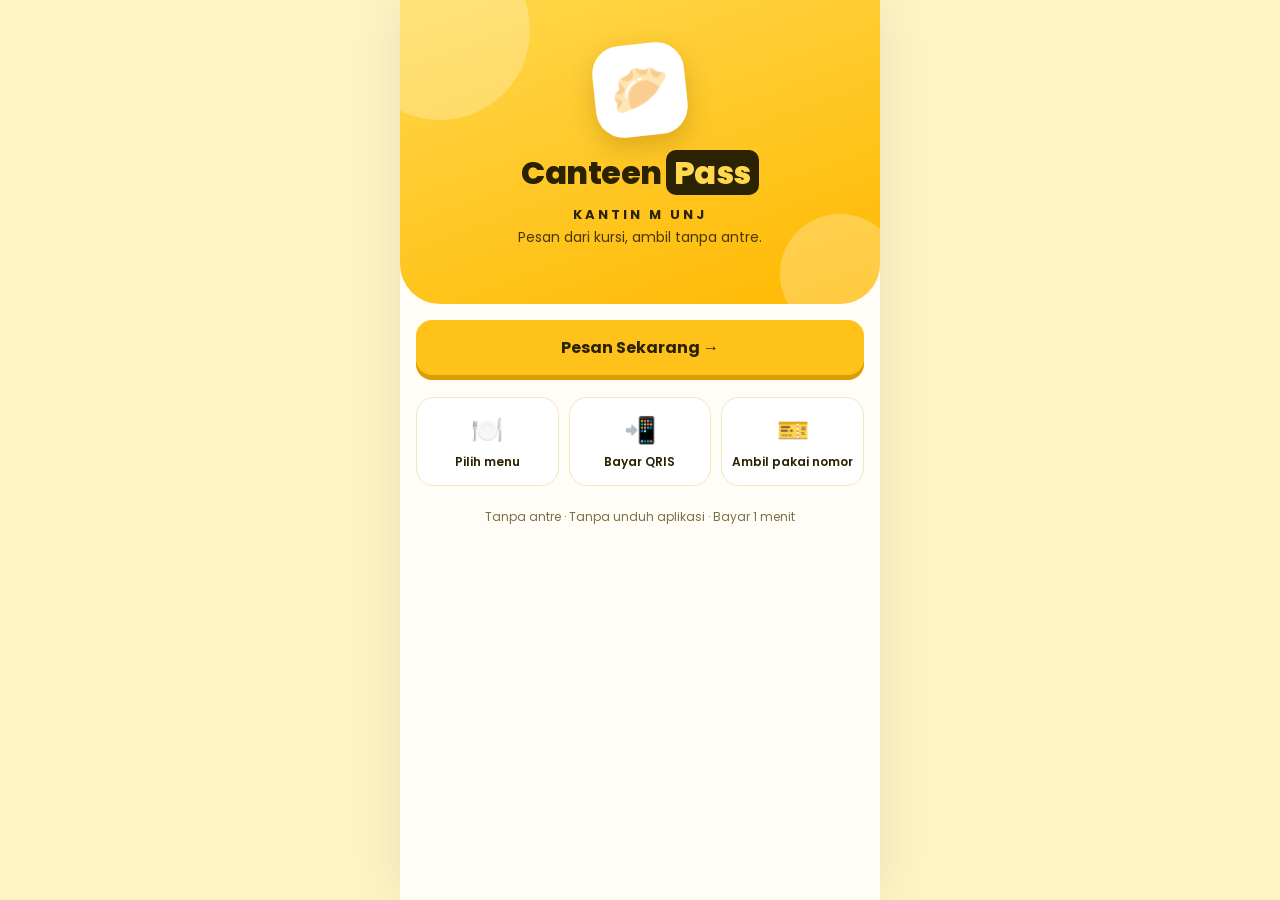
<file: index.html>
<!DOCTYPE html>
<html lang="id"><head><meta charset="utf-8">
<meta name="viewport" content="width=device-width, initial-scale=1, viewport-fit=cover">
<title>CanteenPass — Kantin M UNJ</title>
<link href="https://fonts.googleapis.com/css2?family=Poppins:wght@400;500;600;700;800&display=swap" rel="stylesheet">
<link rel="stylesheet" href="css/common.css"><link rel="stylesheet" href="css/buyer.css">
</head><body>
<div class="app" id="app"></div><div id="toast"></div>
<script src="js/data.js"></script><script src="js/store.js"></script><script src="js/buyer.js"></script>
</body></html>
</file>
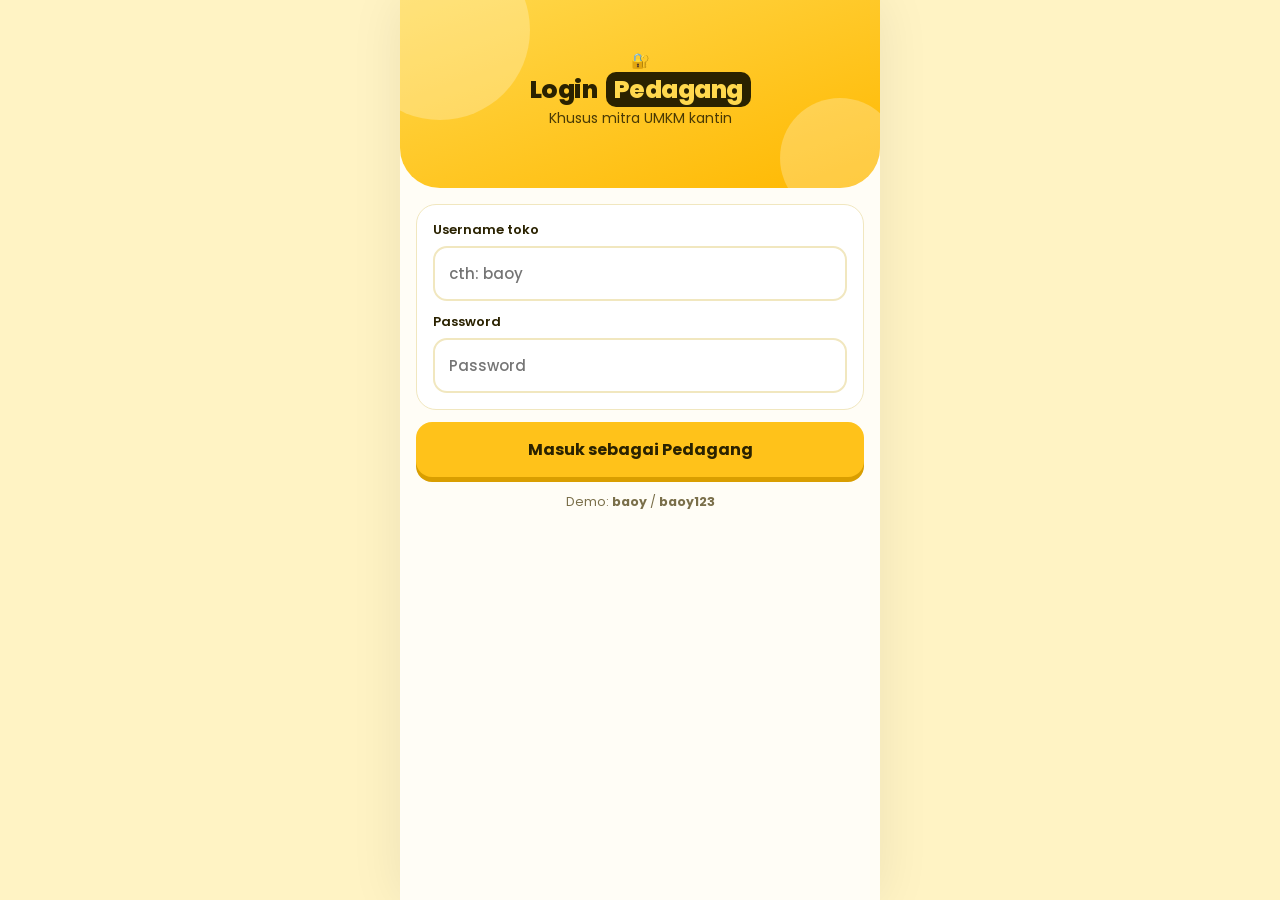
<file: seller.html>
<!DOCTYPE html>
<html lang="id"><head><meta charset="utf-8">
<meta name="viewport" content="width=device-width, initial-scale=1, viewport-fit=cover">
<title>Dashboard Pedagang — CanteenPass</title>
<link href="https://fonts.googleapis.com/css2?family=Poppins:wght@400;500;600;700;800&display=swap" rel="stylesheet">
<link rel="stylesheet" href="css/common.css"><link rel="stylesheet" href="css/seller.css">
</head><body>
<div class="app" id="app"></div><div id="toast"></div>
<script src="js/data.js"></script><script src="js/store.js"></script><script src="js/seller.js"></script>
</body></html>
</file>
<file: css/common.css>
:root{color-scheme:light;--y:#FFC21A;--y2:#FFF3C4;--y3:#FFE08A;--bg:#FFFDF6;--card:#fff;--ink:#2A2200;--mute:#7A6F4A;--line:#F1E7BF;--ok:#1F9D55;--bad:#D64545;--page:#FFF3C4;box-sizing:border-box;padding-top:env(safe-area-inset-top,0px);padding-bottom:env(safe-area-inset-bottom,0px)}
*{box-sizing:border-box;-webkit-tap-highlight-color:transparent}
html,body{margin:0;min-height:100%}
body{background:var(--page);color:var(--ink);font:15px/1.45 'Poppins',system-ui,-apple-system,'Segoe UI',sans-serif}
.app{max-width:480px;margin:0 auto;min-height:100vh;background:var(--bg);position:relative;padding-bottom:120px;box-shadow:0 0 50px rgba(0,0,0,.08);animation:fade .3s}
@keyframes fade{from{opacity:0;transform:translateY(8px)}to{opacity:1;transform:none}}
@keyframes pop{0%{transform:scale(.6);opacity:0}70%{transform:scale(1.08)}100%{transform:scale(1);opacity:1}}
@keyframes pulse{0%,100%{box-shadow:0 0 0 0 rgba(255,194,26,.7)}50%{box-shadow:0 0 0 10px rgba(255,194,26,0)}}
.pad{padding:16px}
.hero{background:linear-gradient(160deg,#FFD84D,#FFB800);padding:44px 24px 56px;border-radius:0 0 40px 40px;text-align:center;color:#2A2200;position:relative;overflow:hidden}
.hero:before,.hero:after{content:"";position:absolute;border-radius:50%;background:rgba(255,255,255,.25)}
.hero:before{width:180px;height:180px;top:-60px;left:-50px}.hero:after{width:120px;height:120px;bottom:-30px;right:-20px}
.hero h1{margin:0;font-size:32px;font-weight:800;letter-spacing:-.5px;position:relative;z-index:1}.hero h1 span{background:#2A2200;color:#FFD84D;padding:0 8px;border-radius:10px;margin-left:4px}
.hero .k{margin:10px 0 2px;font-weight:700;letter-spacing:3px;font-size:13px;position:relative;z-index:1}.hero .tg{margin:0;opacity:.85;font-size:14px;position:relative;z-index:1}
.btn{display:block;width:100%;border:0;border-radius:16px;padding:15px;background:var(--y);color:#2A2200;font:700 16px 'Poppins',sans-serif;box-shadow:0 5px 0 #D99E00;cursor:pointer;transition:.1s}
.btn:active{transform:translateY(4px);box-shadow:0 1px 0 #D99E00}
.btn.ghost{background:transparent;border:2px dashed var(--y);color:var(--ink);box-shadow:none}
.btn.ok{background:var(--ok);color:#fff;box-shadow:0 5px 0 #157340}
.btn[disabled]{background:var(--line);color:var(--mute);box-shadow:none;cursor:not-allowed}
.top{display:flex;align-items:center;justify-content:space-between;padding:14px 16px;position:sticky;top:0;background:var(--bg);z-index:10}
.top b{font-size:17px}.ic{width:40px;height:40px;border-radius:14px;border:1px solid var(--line);background:var(--card);color:var(--ink);font-size:22px;cursor:pointer}.ic.g{visibility:hidden}
.card{background:var(--card);border:1px solid var(--line);border-radius:20px;padding:16px;margin-bottom:12px}
.badge{display:inline-block;padding:2px 9px;border-radius:99px;font-size:11px;font-weight:700;margin-top:6px}
.b-open{background:#DDF5E6;color:#137A42}.b-pause{background:#FFE9B0;color:#8A5A00}.b-close{background:#FBDADA;color:#A12A2A}.b-soon{background:var(--line);color:var(--mute)}
.tabs{display:flex;gap:8px;padding:0 16px 8px;position:sticky;top:60px;background:var(--bg);z-index:9}
.tab{flex:1;padding:10px;border-radius:14px;border:1px solid var(--line);background:var(--card);color:var(--ink);font:600 14px 'Poppins',sans-serif;cursor:pointer}
.tab.on{background:var(--y);border-color:var(--y);color:#2A2200}
.bar{position:fixed;left:50%;transform:translateX(-50%);bottom:0;width:min(480px,100%);padding:12px 16px calc(12px + env(safe-area-inset-bottom,0px));background:var(--bg);border-top:1px solid var(--line);z-index:15}
.bar .btn{display:flex;justify-content:space-between;align-items:center}
.warn{margin:0 16px 12px;padding:12px 14px;border-radius:16px;background:#FFE9B0;color:#6B4700;font-weight:600;font-size:13px}
.warn.red{background:#FBDADA;color:#8E2020}
label{display:block;font-weight:600;font-size:13px;margin:12px 0 6px}
input{width:100%;padding:14px;border-radius:14px;border:2px solid var(--line);background:var(--card);color:var(--ink);font:500 15px 'Poppins',sans-serif;outline:0}input:focus{border-color:var(--y)}
.sum{display:flex;justify-content:space-between;padding:6px 0;font-size:14px}.sum.t{border-top:2px dashed var(--line);margin-top:6px;padding-top:12px;font-weight:800;font-size:17px}
.seg{display:grid;grid-template-columns:repeat(3,1fr);gap:6px;background:var(--y2);padding:5px;border-radius:16px;margin-top:10px}.seg button{border:0;border-radius:12px;padding:11px 4px;background:transparent;color:var(--ink);font:700 13px 'Poppins',sans-serif;cursor:pointer}
.seg button.on{background:var(--y);color:#2A2200;box-shadow:0 3px 0 #D99E00}.seg button.on.p{background:#FF9F1C}.seg button.on.c{background:#E45B5B;color:#fff;box-shadow:0 3px 0 #a93636}
.empty{text-align:center;padding:40px 20px;color:var(--mute)}.empty div{font-size:54px}
#toast{position:fixed;left:50%;top:60px;transform:translate(-50%,-120px);background:#2A2200;color:#FFD84D;padding:12px 20px;border-radius:99px;font-weight:600;font-size:14px;z-index:50;transition:.35s;box-shadow:0 8px 24px rgba(0,0,0,.25);max-width:92%;text-align:center}#toast.s{transform:translate(-50%,0)}
.link{background:none;border:0;color:var(--mute);text-decoration:underline;font:500 12px 'Poppins',sans-serif;cursor:pointer;display:block;margin:14px auto}
.mute{color:var(--mute)}
input,textarea{width:100%;padding:14px;border-radius:14px;border:2px solid var(--line);background:var(--card);color:var(--ink);font:500 15px 'Poppins',sans-serif;outline:0;resize:none}textarea:focus{border-color:var(--y)}
.b-dine{background:#DCEBFF;color:#1B4F9C}.b-take{background:#FFE9B0;color:#8A5A00}
.stars{display:flex;gap:4px;justify-content:center;margin:8px 0}.star{border:0;background:none;font-size:34px;color:var(--line);cursor:pointer;padding:0 2px}.star.on{color:var(--y)}
.seg button:disabled{opacity:.4}
</file>
<file: css/buyer.css>
.logo{width:92px;height:92px;margin:0 auto 14px;background:#fff;border-radius:28px;display:grid;place-items:center;font-size:48px;box-shadow:0 10px 24px rgba(120,80,0,.25);transform:rotate(-6deg);position:relative;z-index:1}
.how{display:grid;grid-template-columns:repeat(3,1fr);gap:10px;margin-top:22px}
.how div{background:var(--card);border:1px solid var(--line);border-radius:18px;padding:14px 6px;text-align:center;font-size:12px;font-weight:600}
.how b{display:block;font-size:26px;margin-bottom:4px}
.floor{display:flex;align-items:center;gap:14px;cursor:pointer;transition:.15s}.floor:active{transform:scale(.98)}
.floor .n{width:54px;height:54px;border-radius:18px;background:var(--y);display:grid;place-items:center;font-weight:800;font-size:22px;color:#2A2200}
.floor small,.mute{color:var(--mute)}.floor b{font-size:16px}.floor .go{margin-left:auto;font-size:22px;color:var(--mute)}
.grid{display:grid;grid-template-columns:1fr 1fr;gap:12px}
.m{background:var(--card);border:1px solid var(--line);border-radius:22px;padding:16px 10px;text-align:center;cursor:pointer;position:relative}
.m.off{opacity:.5;cursor:default;filter:grayscale(.6)}.m .e{font-size:38px;background:var(--y2);width:70px;height:70px;border-radius:22px;display:grid;place-items:center;margin:0 auto 8px}
.m b{display:block;font-size:14px}.m small{color:var(--mute);font-size:11px}
.row{display:flex;gap:12px;align-items:center;padding:12px;background:var(--card);border:1px solid var(--line);border-radius:20px;margin-bottom:10px}
.row .e{font-size:32px;width:60px;height:60px;border-radius:18px;background:var(--y2);display:grid;place-items:center;flex:none}
.row .i{flex:1;min-width:0}.row b{display:block;font-size:14px}.row small{display:block;color:var(--mute);font-size:12px}.row .p{font-weight:700;margin-top:2px}
.q{display:flex;align-items:center;gap:8px}.q button{width:32px;height:32px;border-radius:12px;border:0;background:var(--y);color:#2A2200;font:800 18px 'Poppins',sans-serif;cursor:pointer}.q button.mn{background:var(--line);color:var(--ink)}.q span{min-width:16px;text-align:center;font-weight:700}
.qrbox{background:#fff;border-radius:24px;padding:18px;margin:8px auto;width:250px;box-shadow:0 10px 30px rgba(120,80,0,.15);border:3px solid var(--y);position:relative}
.qrbox svg{width:100%;display:block}.qrbox .tag{position:absolute;left:50%;bottom:-14px;transform:translateX(-50%);background:#2A2200;color:#FFD84D;padding:4px 16px;border-radius:99px;font-weight:700;font-size:12px}
.tm{font-size:38px;font-weight:800;color:var(--bad);text-align:center;margin:26px 0 2px;font-variant-numeric:tabular-nums}
.no{font-size:52px;font-weight:800;text-align:center;letter-spacing:2px;background:var(--y);color:#2A2200;border-radius:24px;padding:12px;margin:6px 0 4px;animation:pop .5s}
.steps{display:flex;justify-content:space-between;margin:18px 4px 6px;position:relative}
.steps:before{content:"";position:absolute;top:15px;left:12%;right:12%;height:4px;background:var(--line)}
.st{position:relative;text-align:center;flex:1;font-size:12px;font-weight:600;color:var(--mute)}.st i{display:grid;place-items:center;width:34px;height:34px;border-radius:50%;background:var(--line);margin:0 auto 6px;font-style:normal;font-size:15px;position:relative}
.st.on{color:var(--ink)}.st.on i{background:var(--y);animation:pulse 1.6s infinite}.st.dn i{background:var(--ok);color:#fff}
.done{background:#DDF5E6;color:#0f6b3a;border-radius:20px;padding:16px;text-align:center;font-weight:600;animation:pop .5s}.done b{display:block;font-size:20px}
.est{background:var(--y2);border:2px solid var(--y);border-radius:20px;padding:14px;text-align:center;font-weight:700;margin-top:14px}
.stk{margin-left:6px}
</file>
<file: css/seller.css>
.logout-fab{position:absolute;top:14px;right:14px;z-index:3;width:36px;height:36px;border-radius:12px;border:0;background:rgba(42,34,0,.18);color:#2A2200;font-size:17px;cursor:pointer}
.stat{display:grid;grid-template-columns:repeat(3,1fr);gap:10px;margin-bottom:12px}.stat div{background:var(--card);border:1px solid var(--line);border-radius:18px;padding:12px 6px;text-align:center}.stat b{display:block;font-size:20px;font-weight:800}.stat small{font-size:11px;color:var(--mute)}
.ord{border-left:6px solid var(--y)}.ord.new{animation:pulse 1.5s 3}.ord.fin{border-left-color:var(--ok);opacity:.85}
.ord .h{display:flex;justify-content:space-between;align-items:center;margin-bottom:6px}.ord .h b{font-size:22px;font-weight:800}
.it{display:flex;gap:8px;font-size:14px;padding:2px 0}.it b{color:#B57F00;min-width:26px}
.note{background:#FFE2B8;color:#7A3E00;border-radius:12px;padding:10px 12px;margin:6px 0;font-weight:600;font-size:14px}
.rev{border-left:6px solid var(--y)}.rev .s{color:#E0A100;letter-spacing:2px}
.rate{font-weight:700;position:relative;z-index:1;margin-top:6px}

.tab{font-size:13px;padding:10px 4px}
.est-box{background:var(--y2);border-radius:14px;padding:10px;margin:8px 0}
.chips{display:flex;gap:6px;margin-top:6px}.chip{flex:1;border:2px solid var(--y);background:var(--card);color:var(--ink);border-radius:12px;padding:8px 0;font:700 13px 'Poppins',sans-serif;cursor:pointer}.chip.on{background:var(--y);box-shadow:0 3px 0 #D99E00}
.stk-row{display:flex;gap:12px;align-items:center;padding:12px;background:var(--card);border:1px solid var(--line);border-radius:20px;margin-bottom:10px}
.stk-row .e{font-size:30px;width:54px;height:54px;border-radius:16px;background:var(--y2);display:grid;place-items:center;flex:none}
.stk-row .i{flex:1;min-width:0}.stk-row b{display:block;font-size:14px}.stk-row small{color:var(--mute);font-size:12px}
.q{display:flex;align-items:center;gap:6px}.q button{width:34px;height:34px;border-radius:12px;border:0;background:var(--y);color:#2A2200;font:800 18px 'Poppins',sans-serif;cursor:pointer}.q button.mn{background:var(--line)}
.stk-row input{width:60px;padding:8px 4px;text-align:center;font-weight:700}
</file>
